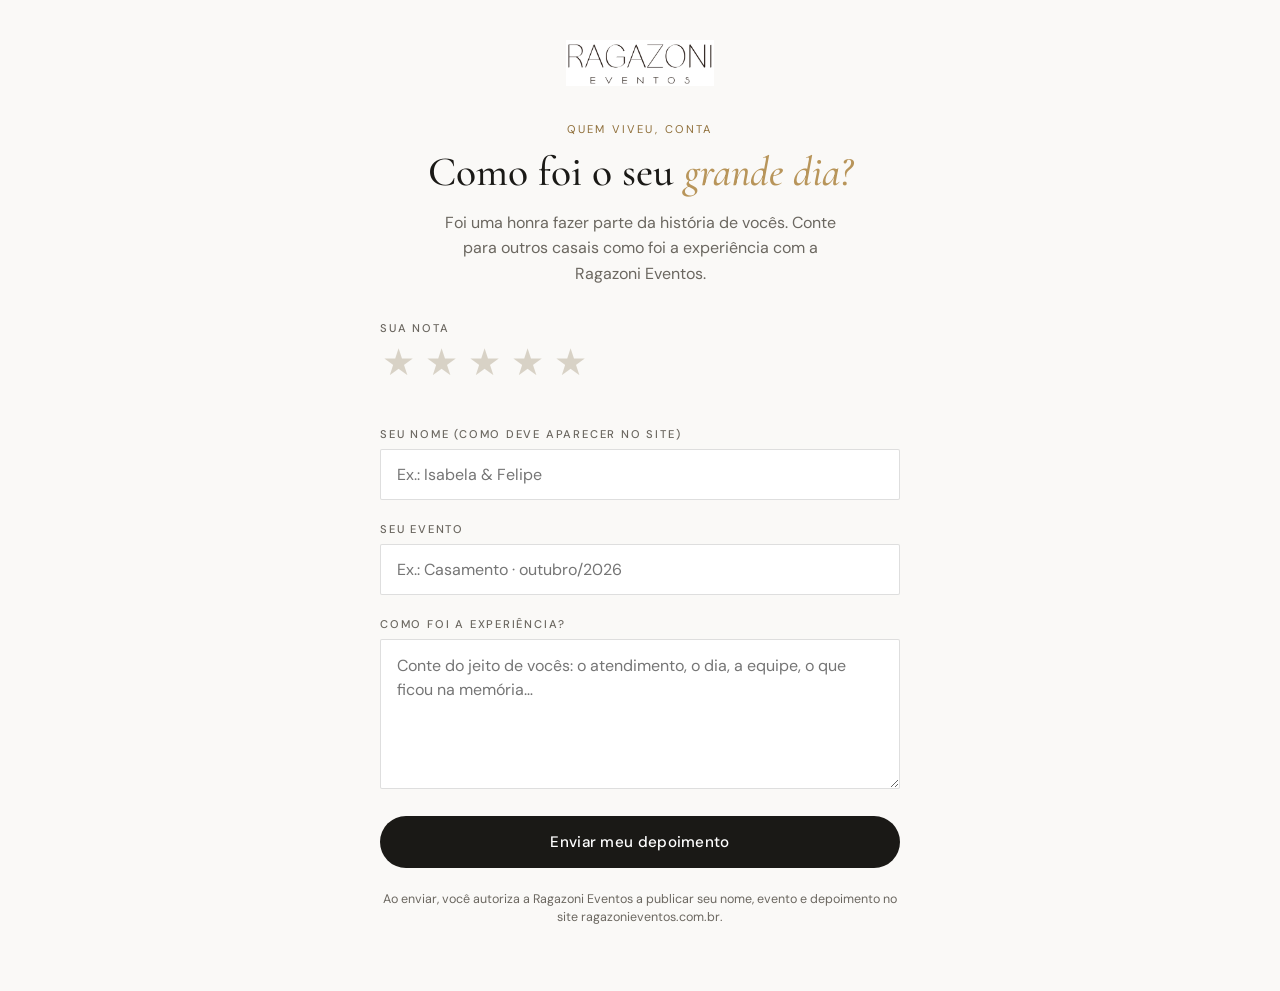
<file: avaliar/index.html>
<!DOCTYPE html>
<html lang="pt-BR">
<head>
<meta charset="UTF-8" />
<meta name="viewport" content="width=device-width, initial-scale=1.0" />
<title>Avalie a Ragazoni Eventos</title>
<meta name="description" content="Conte como foi viver o grande dia com a Ragazoni Eventos." />
<meta name="robots" content="noindex" />
<meta property="og:title" content="Como foi o seu grande dia? 🤍" />
<meta property="og:description" content="Deixe seu depoimento para a Ragazoni Eventos — leva 1 minutinho." />
<meta property="og:image" content="https://ragazonieventos.com.br/fotos/equipe-01.jpg" />
<link rel="preconnect" href="https://fonts.googleapis.com" />
<link rel="preconnect" href="https://fonts.gstatic.com" crossorigin />
<link href="https://fonts.googleapis.com/css2?family=Cormorant+Garamond:ital,wght@0,400;0,500;1,400&family=DM+Sans:wght@300;400;500;600&display=swap" rel="stylesheet" />
<style>
  :root { --bg:#faf9f7; --ink:#1a1916; --muted:#6b6760; --line:rgba(26,25,22,.14); --gold:#b8955a; --gold-deep:#8f6f3a; }
  * { box-sizing: border-box; margin: 0; padding: 0; }
  body { background: var(--bg); color: var(--ink); font-family: 'DM Sans', system-ui, sans-serif; font-weight: 400; min-height: 100vh; }
  .wrap { max-width: 560px; margin: 0 auto; padding: 40px 20px 64px; }
  .logo { display: block; height: 46px; width: auto; margin: 0 auto 36px; }
  .eyebrow { display: block; text-align: center; font-size: .7rem; letter-spacing: .22em; text-transform: uppercase; color: var(--gold-deep); margin-bottom: 14px; }
  h1 { font-family: 'Cormorant Garamond', Georgia, serif; font-weight: 500; font-size: clamp(2rem, 7vw, 2.6rem); line-height: 1.1; text-align: center; }
  h1 em { color: var(--gold); }
  .lead { text-align: center; color: var(--muted); line-height: 1.6; margin: 14px auto 34px; max-width: 420px; }
  form { display: flex; flex-direction: column; gap: 22px; }
  label { display: block; font-size: .7rem; letter-spacing: .16em; text-transform: uppercase; color: var(--muted); margin-bottom: 8px; font-weight: 500; }
  input, textarea { width: 100%; font: inherit; font-size: 1rem; color: var(--ink); background: #fff; border: 1px solid var(--line); border-radius: 2px; padding: 14px 16px; outline: none; transition: border-color .2s; }
  input:focus, textarea:focus { border-color: var(--gold); }
  textarea { min-height: 150px; resize: vertical; line-height: 1.55; }
  .stars { display: flex; gap: 6px; }
  .stars button { background: none; border: 0; cursor: pointer; font-size: 2.3rem; line-height: 1; color: #d8d2c6; padding: 2px; transition: transform .15s, color .15s; }
  .stars button.on { color: var(--gold); }
  .stars button:active { transform: scale(.9); }
  .hint { font-size: .8rem; color: var(--muted); margin-top: 6px; min-height: 1.2em; }
  .err { color: #a23b2a; font-size: .85rem; display: none; }
  .err.show { display: block; }
  .btn { font: inherit; font-weight: 500; font-size: .95rem; letter-spacing: .02em; background: var(--ink); color: #fff; border: 0; border-radius: 100px; padding: 16px 28px; cursor: pointer; transition: opacity .2s; }
  .btn:disabled { opacity: .5; cursor: default; }
  .note { font-size: .78rem; color: var(--muted); text-align: center; line-height: 1.5; }
  .thanks { display: none; text-align: center; padding-top: 10px; }
  .thanks.show { display: block; }
  .thanks .big { font-size: 2.6rem; margin-bottom: 10px; }
  .thanks p { color: var(--muted); line-height: 1.6; margin: 12px auto 26px; max-width: 400px; }
  .thanks a { color: var(--ink); }
</style>
</head>
<body>
  <main class="wrap">
    <a href="/"><img class="logo" src="/logo-horizontal.jpg" alt="Ragazoni Eventos" /></a>

    <section id="formBox">
      <span class="eyebrow">Quem viveu, conta</span>
      <h1>Como foi o seu <em>grande dia?</em></h1>
      <p class="lead" id="lead">Foi uma honra fazer parte da história de vocês. Conte para outros casais como foi a experiência com a Ragazoni Eventos.</p>

      <form id="form" novalidate>
        <div>
          <label>Sua nota</label>
          <div class="stars" id="stars" role="radiogroup" aria-label="Nota de 1 a 5">
            <button type="button" data-v="1" aria-label="1 estrela">★</button>
            <button type="button" data-v="2" aria-label="2 estrelas">★</button>
            <button type="button" data-v="3" aria-label="3 estrelas">★</button>
            <button type="button" data-v="4" aria-label="4 estrelas">★</button>
            <button type="button" data-v="5" aria-label="5 estrelas">★</button>
          </div>
          <div class="hint" id="starHint"></div>
        </div>
        <div>
          <label for="nome">Seu nome (como deve aparecer no site)</label>
          <input id="nome" name="nome" type="text" placeholder="Ex.: Isabela & Felipe" autocomplete="name" required />
        </div>
        <div>
          <label for="evento">Seu evento</label>
          <input id="evento" name="evento" type="text" placeholder="Ex.: Casamento · outubro/2026" />
        </div>
        <div>
          <label for="texto">Como foi a experiência?</label>
          <textarea id="texto" name="texto" placeholder="Conte do jeito de vocês: o atendimento, o dia, a equipe, o que ficou na memória…" required></textarea>
        </div>
        <p class="err" id="err"></p>
        <button class="btn" type="submit" id="enviar">Enviar meu depoimento</button>
        <p class="note">Ao enviar, você autoriza a Ragazoni Eventos a publicar seu nome, evento e depoimento no site ragazonieventos.com.br.</p>
      </form>
    </section>

    <section class="thanks" id="thanks">
      <div class="big">🤍</div>
      <h1>Muito <em>obrigado!</em></h1>
      <p>Seu depoimento foi recebido e em alguns minutos aparece no nosso site, junto com outras histórias que viraram memória.</p>
      <a href="/#depoimentos">Ver os depoimentos no site →</a>
    </section>
  </main>

<script>
(function () {
  // Envia para o Google Forms "Ragazoni Eventos - Avaliação" -> planilha que o site lê.
  var FORM = 'https://docs.google.com/forms/d/e/1FAIpQLSdpJJK5WQ9oiyHjJHYZZjYs6Ups3S8iKVOfT5JisiOvxKSLsw/formResponse';
  var CAMPOS = { nome: 'entry.1814211994', evento: 'entry.182968683', texto: 'entry.1034584508', nota: 'entry.1146010449' };
  var FRASES = ['', 'Poxa… conte o que podemos melhorar.', 'Obrigado pela sinceridade.', 'Obrigado! O que faltou para ser 5?', 'Que bom que gostaram!', 'Uau, obrigado! 🤍'];

  // Link personalizado: /avaliar?casal=Isabela e Felipe&data=outubro/2026
  var q = new URLSearchParams(location.search);
  var casal = (q.get('casal') || '').trim();
  var data = (q.get('data') || '').trim();
  if (casal) {
    document.getElementById('nome').value = casal;
    document.getElementById('lead').textContent = casal + ', foi uma honra fazer parte da história de vocês. Contem para outros casais como foi a experiência com a Ragazoni Eventos.';
  }
  if (casal || data) {
    document.getElementById('evento').value = 'Casamento' + (casal ? ' ' + casal : '') + (data ? ' · ' + data : '');
  }

  var nota = 0;
  var botoes = document.querySelectorAll('#stars button');
  function pintar(n) { botoes.forEach(function (b) { b.classList.toggle('on', +b.dataset.v <= n); }); }
  botoes.forEach(function (b) {
    b.addEventListener('click', function () { nota = +b.dataset.v; pintar(nota); document.getElementById('starHint').textContent = FRASES[nota]; });
    b.addEventListener('mouseenter', function () { pintar(+b.dataset.v); });
  });
  document.getElementById('stars').addEventListener('mouseleave', function () { pintar(nota); });

  var err = document.getElementById('err');
  document.getElementById('form').addEventListener('submit', function (e) {
    e.preventDefault();
    var nome = document.getElementById('nome').value.trim();
    var evento = document.getElementById('evento').value.trim();
    var texto = document.getElementById('texto').value.trim();
    var falta = !nota ? 'Toque nas estrelas para dar sua nota.' : !nome ? 'Escreva seu nome.' : texto.length < 10 ? 'Conte um pouquinho mais sobre a experiência.' : '';
    if (falta) { err.textContent = falta; err.classList.add('show'); return; }
    err.classList.remove('show');
    var btn = document.getElementById('enviar');
    btn.disabled = true; btn.textContent = 'Enviando…';
    var body = new URLSearchParams();
    body.append(CAMPOS.nome, nome);
    body.append(CAMPOS.evento, evento || 'Casamento');
    body.append(CAMPOS.texto, texto);
    body.append(CAMPOS.nota, String(nota));
    fetch(FORM, { method: 'POST', mode: 'no-cors', body: body })
      .then(function () {
        document.getElementById('formBox').style.display = 'none';
        document.getElementById('thanks').classList.add('show');
        window.scrollTo(0, 0);
      })
      .catch(function () {
        btn.disabled = false; btn.textContent = 'Enviar meu depoimento';
        err.textContent = 'Não conseguimos enviar agora. Verifique a internet e tente de novo.';
        err.classList.add('show');
      });
  });
})();
</script>
</body>
</html>
</file>
